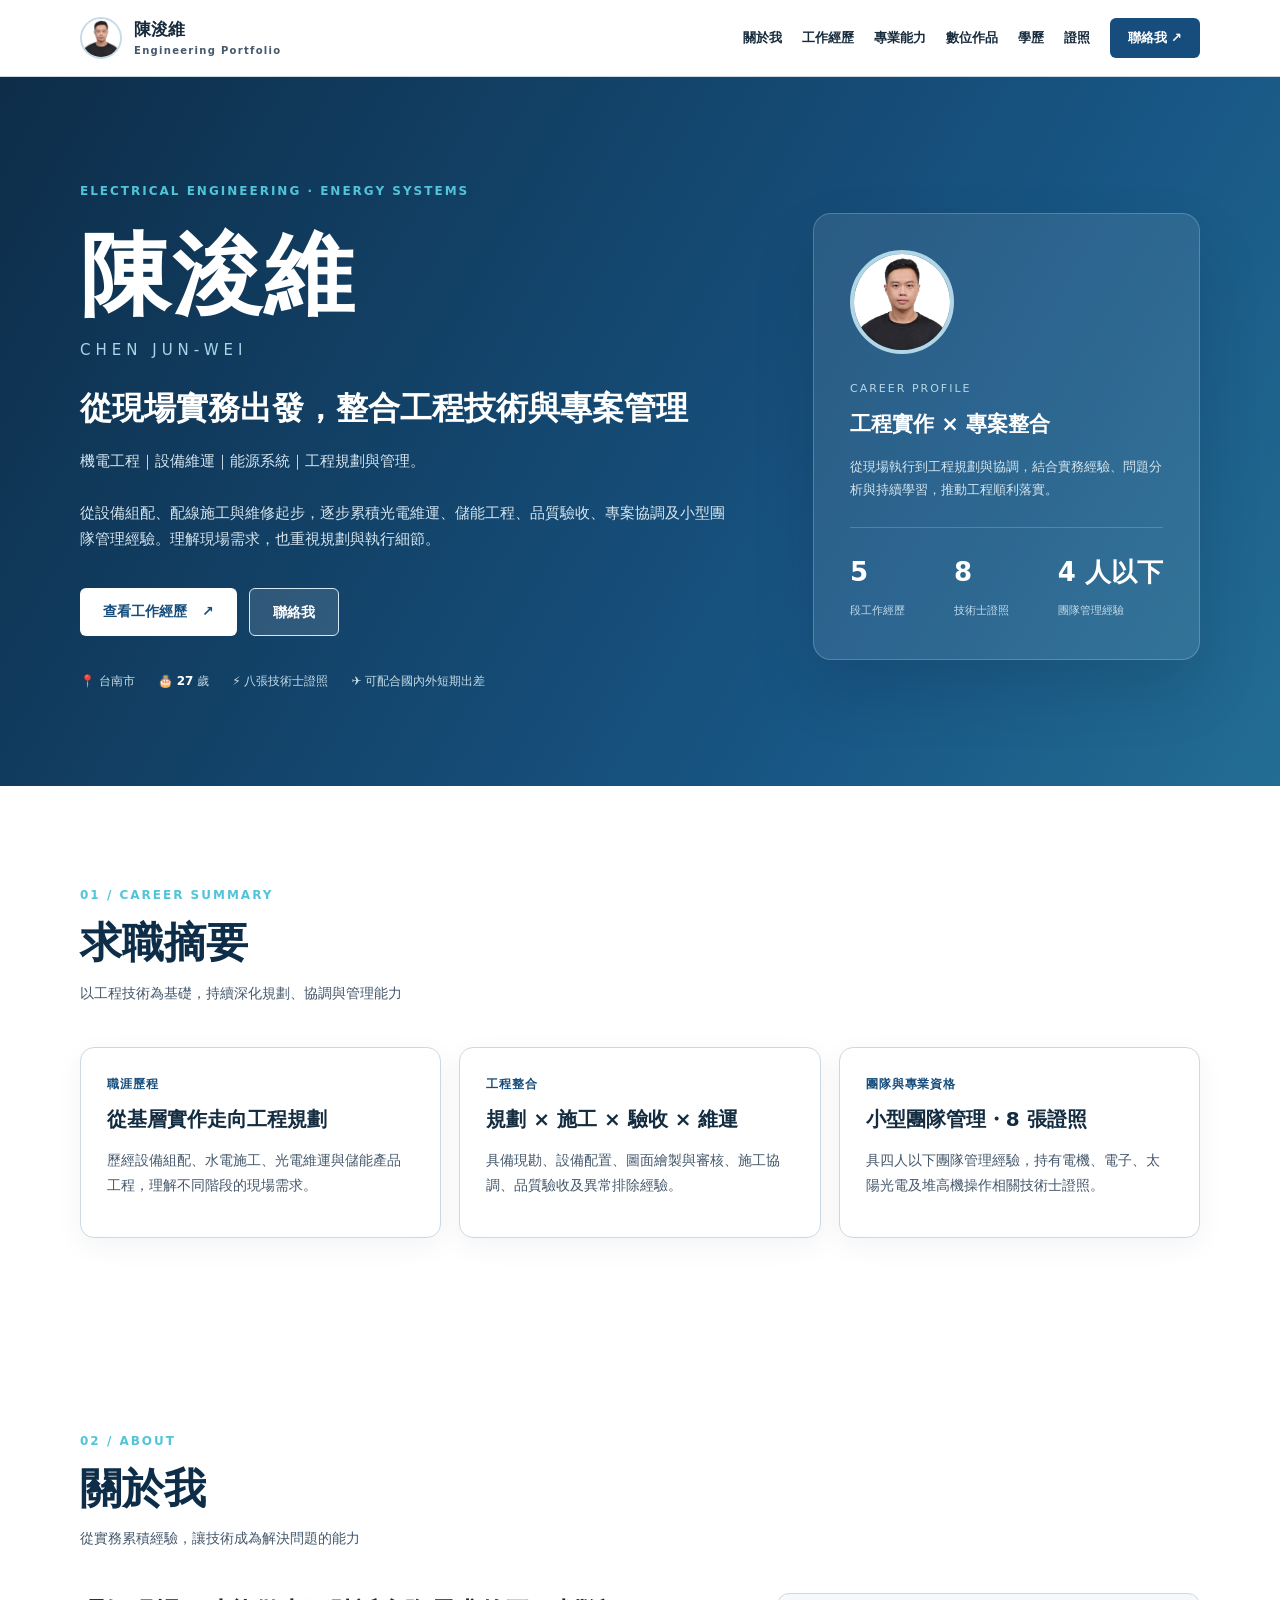
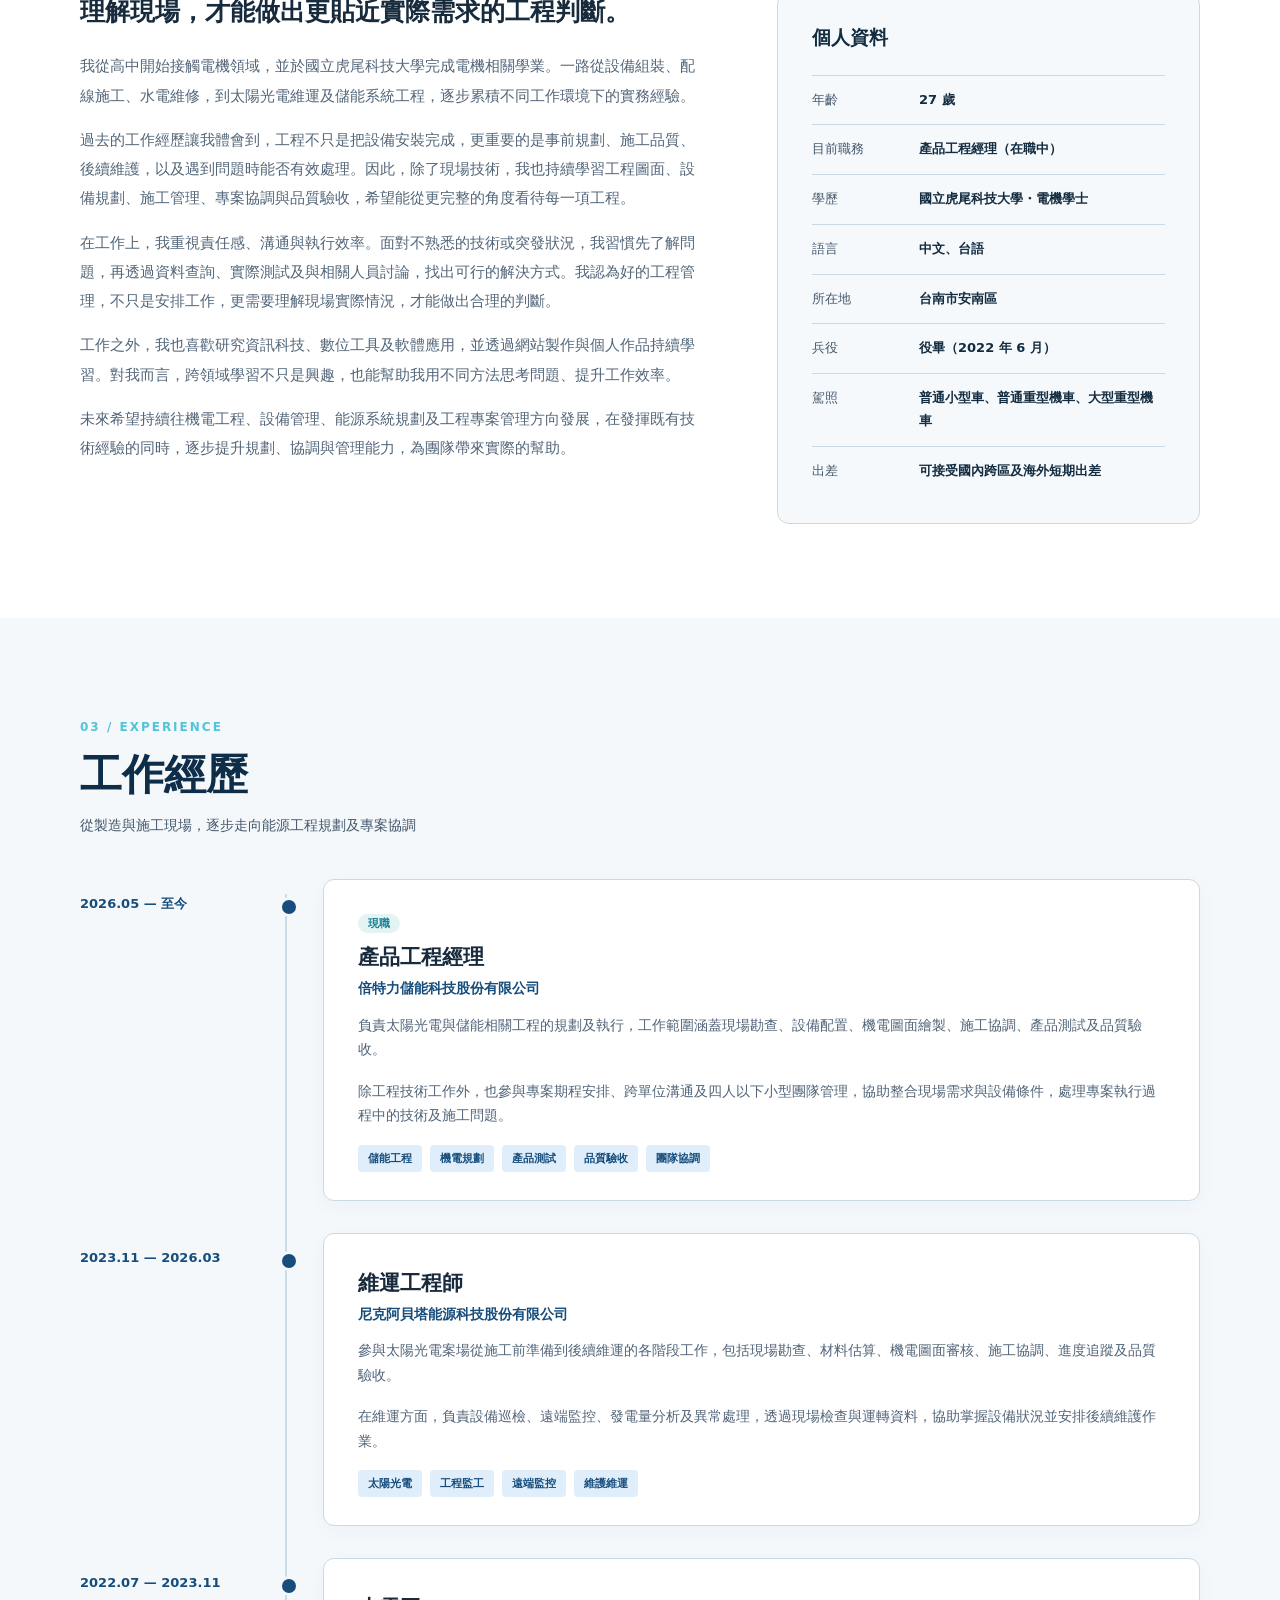
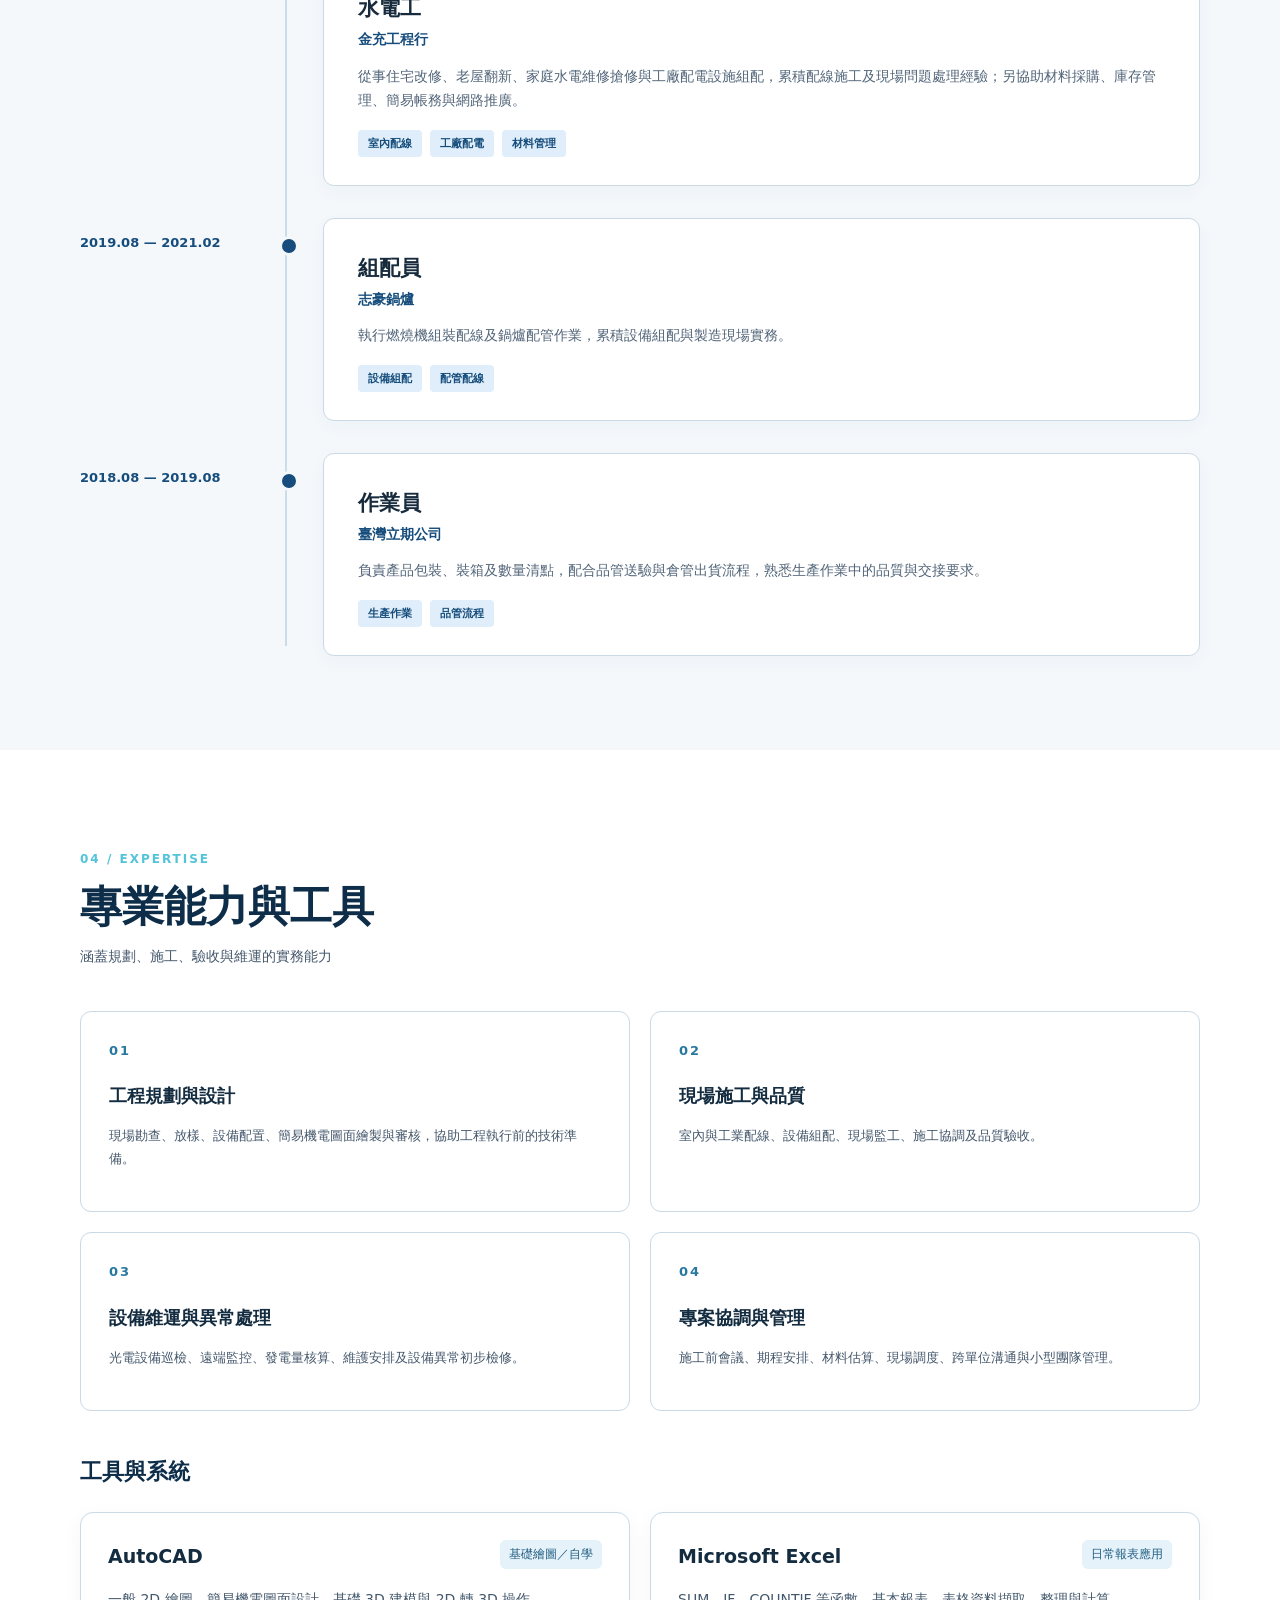
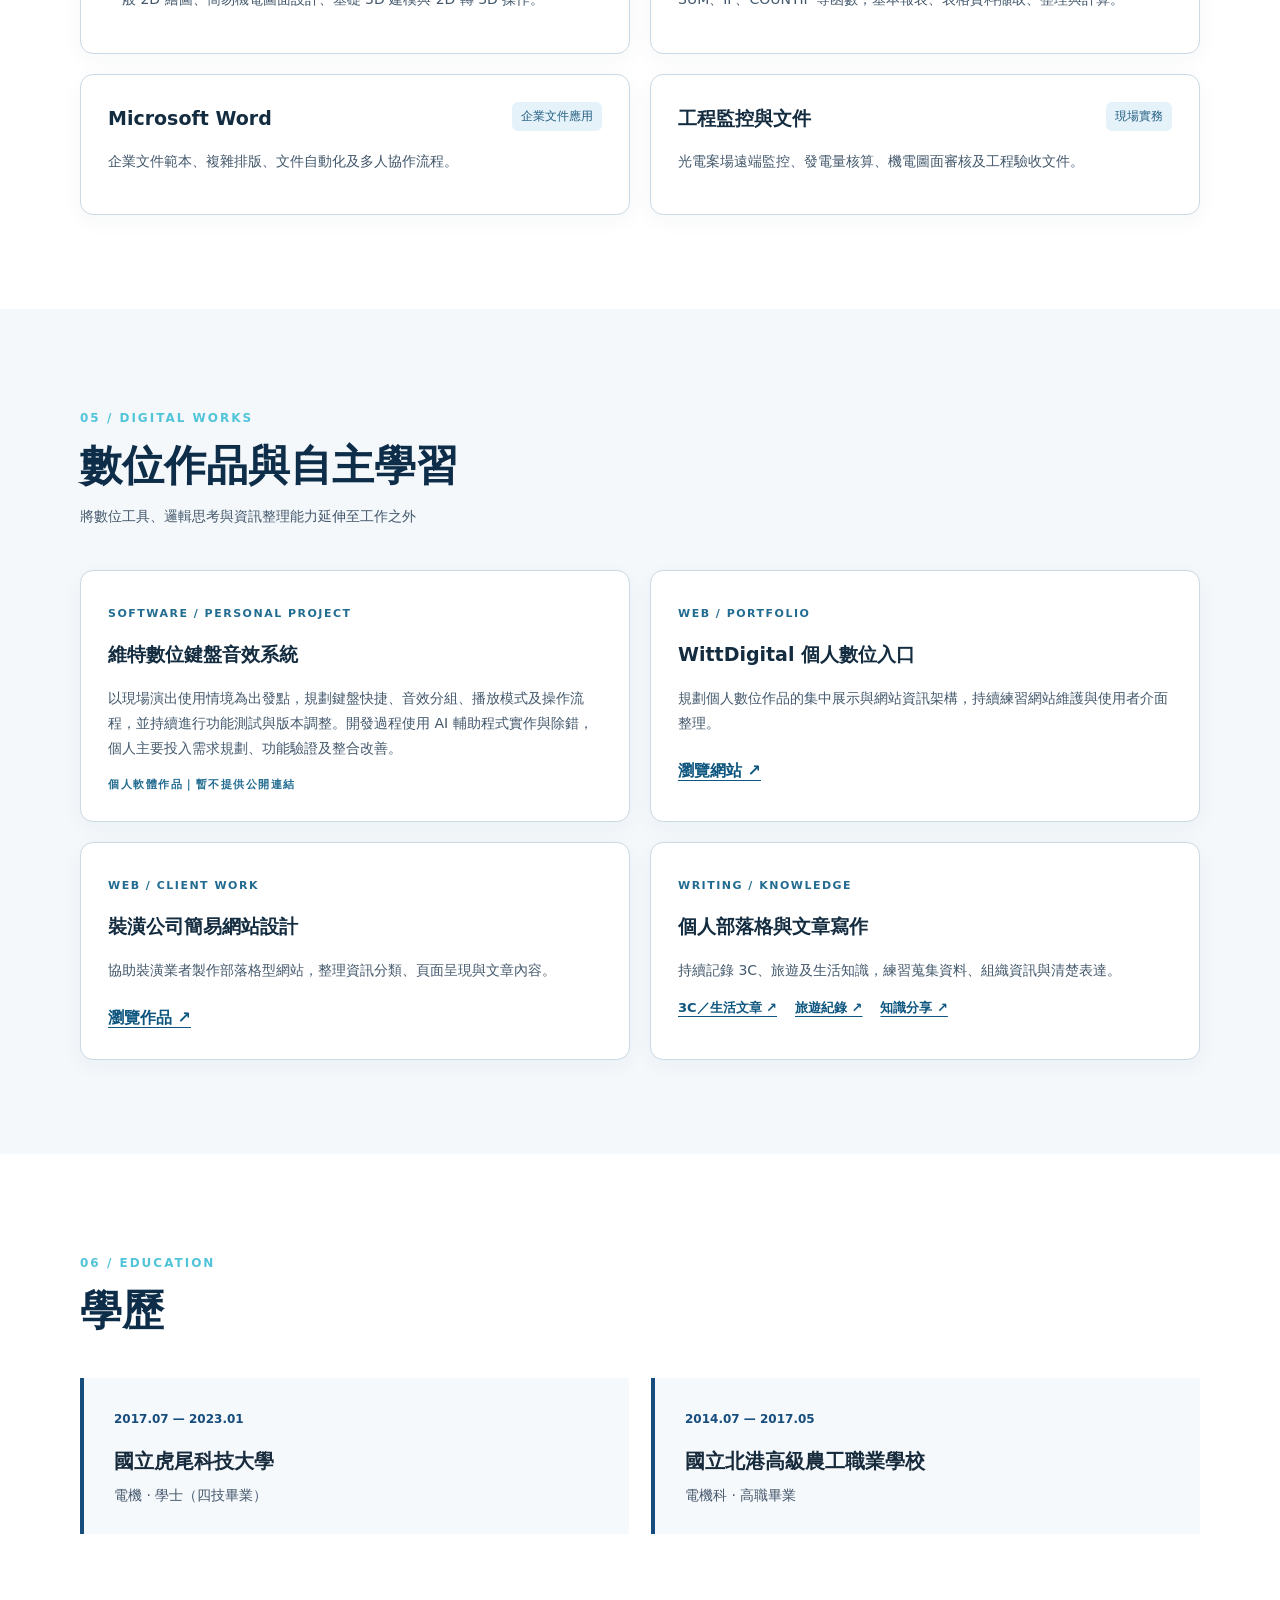
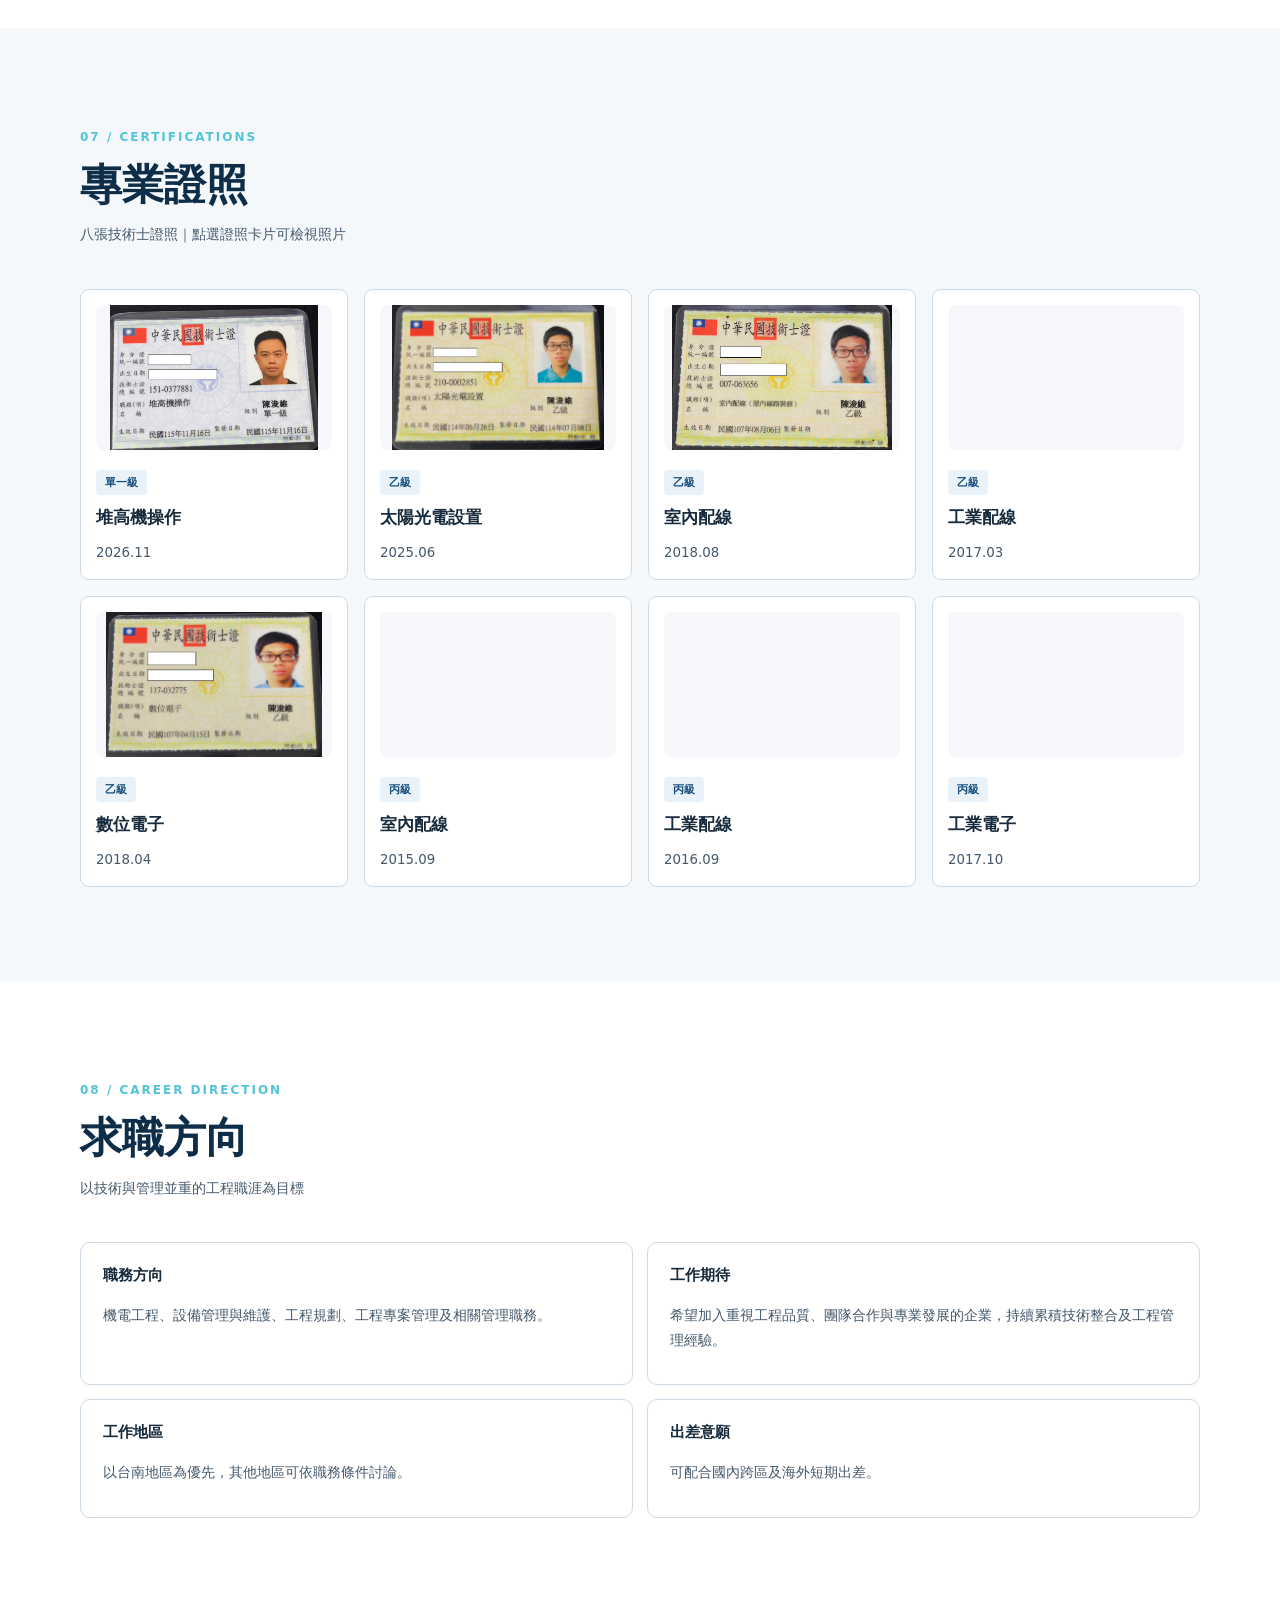
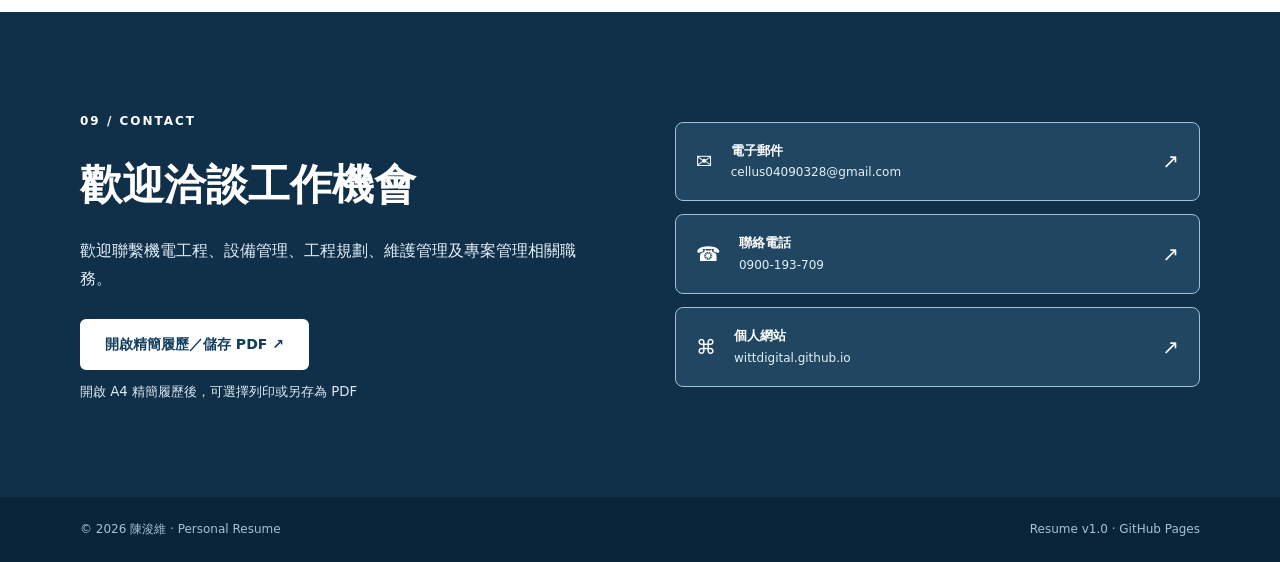
<file: index.html>
<!DOCTYPE html>

<html lang="zh-Hant"><head><meta charset="utf-8"/><meta content="width=device-width, initial-scale=1" name="viewport"/><meta content="#164d7c" name="theme-color"/><meta content="陳浚維個人履歷：從現場實務出發，整合機電工程、設備維運、能源系統及工程專案管理能力。" name="description"/><meta content="陳浚維｜電機・光電・儲能工程履歷" property="og:title"/><meta content="從現場實務出發，整合工程技術與專案管理。" property="og:description"/><link href="assets/icons/mail.svg" rel="icon" type="image/svg+xml"/><title>陳浚維｜機電工程・設備維護・工程管理｜個人履歷</title><link href="styles.css?v=5.0" rel="stylesheet"/></head><body>
<a class="skip" href="#main">跳至主要內容</a><header class="topbar"><div class="shell nav"><a class="brand" href="#home"><span class="brand-mark"><img alt="陳浚維大頭照" decoding="async" height="42" src="assets/images/Avatar.jpg" width="42"/></span><span>陳浚維 <small>Engineering Portfolio</small></span></a><button aria-controls="navlinks" aria-expanded="false" aria-label="開啟選單" class="menu">☰</button><nav aria-label="主要導覽" id="navlinks"><a href="#about">關於我</a><a href="#experience">工作經歷</a><a href="#skills">專業能力</a><a href="#projects">數位作品</a><a href="#education">學歷</a><a href="#certs">證照</a><a class="nav-contact" href="#contact">聯絡我 ↗</a></nav></div></header>
<main id="main"><section class="hero" id="home"><div class="shell hero-grid"><div><div class="eyebrow">ELECTRICAL ENGINEERING · ENERGY SYSTEMS</div><h1>陳浚維<span class="en-name">CHEN JUN-WEI</span></h1><h2>從現場實務出發，整合工程技術與專案管理</h2><p class="hero-desc">機電工程｜設備維運｜能源系統｜工程規劃與管理。<br><br>從設備組配、配線施工與維修起步，逐步累積光電維運、儲能工程、品質驗收、專案協調及小型團隊管理經驗。理解現場需求，也重視規劃與執行細節。</p><div class="hero-actions"><a class="btn primary" href="#experience">查看工作經歷 <span>↗</span></a><a class="btn secondary" href="#contact">聯絡我</a></div><div class="hero-meta"><span>📍 台南市</span><span>🎂 <b class="age-value">27</b> 歲</span><span>⚡ 八張技術士證照</span><span>✈ 可配合國內外短期出差</span></div></div><div class="hero-card"><div class="avatar"><img alt="陳浚維個人照片" decoding="async" loading="eager" src="assets/images/Avatar.jpg"/></div><div class="hero-card-label">CAREER PROFILE</div><strong>工程實作 × 專案整合</strong><p>從現場執行到工程規劃與協調，結合實務經驗、問題分析與持續學習，推動工程順利落實。</p><div class="mini-stats"><div><b>5</b><small>段工作經歷</small></div><div><b>8</b><small>技術士證照</small></div><div><b>4 人以下</b><small>團隊管理經驗</small></div></div></div></div></section>
<section class="section shell" id="overview"><div class="section-heading"><span class="kicker">01 / CAREER SUMMARY</span><h2>求職摘要</h2><p>以工程技術為基礎，持續深化規劃、協調與管理能力</p></div><div class="overview-grid"><article class="overview-card"><span>職涯歷程</span><strong>從基層實作走向工程規劃</strong><p>歷經設備組配、水電施工、光電維運與儲能產品工程，理解不同階段的現場需求。</p></article><article class="overview-card"><span>工程整合</span><strong>規劃 × 施工 × 驗收 × 維運</strong><p>具備現勘、設備配置、圖面繪製與審核、施工協調、品質驗收及異常排除經驗。</p></article><article class="overview-card"><span>團隊與專業資格</span><strong>小型團隊管理・8 張證照</strong><p>具四人以下團隊管理經驗，持有電機、電子、太陽光電及堆高機操作相關技術士證照。</p></article></div></section><section class="section shell" id="about"><div class="section-heading"><span class="kicker">02 / ABOUT</span><h2>關於我</h2><p>從實務累積經驗，讓技術成為解決問題的能力</p></div><div class="about-grid"><div class="prose"><h3>理解現場，才能做出更貼近實際需求的工程判斷。</h3><p>我從高中開始接觸電機領域，並於國立虎尾科技大學完成電機相關學業。一路從設備組裝、配線施工、水電維修，到太陽光電維運及儲能系統工程，逐步累積不同工作環境下的實務經驗。</p><p>過去的工作經歷讓我體會到，工程不只是把設備安裝完成，更重要的是事前規劃、施工品質、後續維護，以及遇到問題時能否有效處理。因此，除了現場技術，我也持續學習工程圖面、設備規劃、施工管理、專案協調與品質驗收，希望能從更完整的角度看待每一項工程。</p><p>在工作上，我重視責任感、溝通與執行效率。面對不熟悉的技術或突發狀況，我習慣先了解問題，再透過資料查詢、實際測試及與相關人員討論，找出可行的解決方式。我認為好的工程管理，不只是安排工作，更需要理解現場實際情況，才能做出合理的判斷。</p><p>工作之外，我也喜歡研究資訊科技、數位工具及軟體應用，並透過網站製作與個人作品持續學習。對我而言，跨領域學習不只是興趣，也能幫助我用不同方法思考問題、提升工作效率。</p><p>未來希望持續往機電工程、設備管理、能源系統規劃及工程專案管理方向發展，在發揮既有技術經驗的同時，逐步提升規劃、協調與管理能力，為團隊帶來實際的幫助。</p></div><div class="detail-panel"><h3>個人資料</h3><dl><div><dt>年齡</dt><dd><span class="age-value">27</span> 歲</dd></div><div><dt>目前職務</dt><dd>產品工程經理（在職中）</dd></div><div><dt>學歷</dt><dd>國立虎尾科技大學・電機學士</dd></div><div><dt>語言</dt><dd>中文、台語</dd></div><div><dt>所在地</dt><dd>台南市安南區</dd></div><div><dt>兵役</dt><dd>役畢（2022 年 6 月）</dd></div><div><dt>駕照</dt><dd>普通小型車、普通重型機車、大型重型機車</dd></div><div><dt>出差</dt><dd>可接受國內跨區及海外短期出差</dd></div></dl></div></div></section>
<section class="section tinted" id="experience"><div class="shell"><div class="section-heading"><span class="kicker">03 / EXPERIENCE</span><h2>工作經歷</h2><p>從製造與施工現場，逐步走向能源工程規劃及專案協調</p></div><div class="timeline"><article class="job"><div class="job-date">2026.05 — 至今</div><div class="job-body"><span class="current">現職</span><h3>產品工程經理</h3><h4>倍特力儲能科技股份有限公司</h4><p>負責太陽光電與儲能相關工程的規劃及執行，工作範圍涵蓋現場勘查、設備配置、機電圖面繪製、施工協調、產品測試及品質驗收。</p><p>除工程技術工作外，也參與專案期程安排、跨單位溝通及四人以下小型團隊管理，協助整合現場需求與設備條件，處理專案執行過程中的技術及施工問題。</p><div class="tags"><span>儲能工程</span><span>機電規劃</span><span>產品測試</span><span>品質驗收</span><span>團隊協調</span></div></div></article><article class="job"><div class="job-date">2023.11 — 2026.03</div><div class="job-body"><h3>維運工程師</h3><h4>尼克阿貝塔能源科技股份有限公司</h4><p>參與太陽光電案場從施工前準備到後續維運的各階段工作，包括現場勘查、材料估算、機電圖面審核、施工協調、進度追蹤及品質驗收。</p><p>在維運方面，負責設備巡檢、遠端監控、發電量分析及異常處理，透過現場檢查與運轉資料，協助掌握設備狀況並安排後續維護作業。</p><div class="tags"><span>太陽光電</span><span>工程監工</span><span>遠端監控</span><span>維護維運</span></div></div></article><article class="job"><div class="job-date">2022.07 — 2023.11</div><div class="job-body"><h3>水電工</h3><h4>金充工程行</h4><p>從事住宅改修、老屋翻新、家庭水電維修搶修與工廠配電設施組配，累積配線施工及現場問題處理經驗；另協助材料採購、庫存管理、簡易帳務與網路推廣。</p><div class="tags"><span>室內配線</span><span>工廠配電</span><span>材料管理</span></div></div></article><article class="job"><div class="job-date">2019.08 — 2021.02</div><div class="job-body"><h3>組配員</h3><h4>志豪鍋爐</h4><p>執行燃燒機組裝配線及鍋爐配管作業，累積設備組配與製造現場實務。</p><div class="tags"><span>設備組配</span><span>配管配線</span></div></div></article><article class="job"><div class="job-date">2018.08 — 2019.08</div><div class="job-body"><h3>作業員</h3><h4>臺灣立期公司</h4><p>負責產品包裝、裝箱及數量清點，配合品管送驗與倉管出貨流程，熟悉生產作業中的品質與交接要求。</p><div class="tags"><span>生產作業</span><span>品管流程</span></div></div></article></div></div></section>
<section class="section shell" id="skills"><div class="section-heading"><span class="kicker">04 / EXPERTISE</span><h2>專業能力與工具</h2><p>涵蓋規劃、施工、驗收與維運的實務能力</p></div><div class="skill-grid"><article class="skill-card"><div class="skill-icon">01</div><h3>工程規劃與設計</h3><p>現場勘查、放樣、設備配置、簡易機電圖面繪製與審核，協助工程執行前的技術準備。</p></article><article class="skill-card"><div class="skill-icon">02</div><h3>現場施工與品質</h3><p>室內與工業配線、設備組配、現場監工、施工協調及品質驗收。</p></article><article class="skill-card"><div class="skill-icon">03</div><h3>設備維運與異常處理</h3><p>光電設備巡檢、遠端監控、發電量核算、維護安排及設備異常初步檢修。</p></article><article class="skill-card"><div class="skill-icon">04</div><h3>專案協調與管理</h3><p>施工前會議、期程安排、材料估算、現場調度、跨單位溝通與小型團隊管理。</p></article></div><h3 class="subheading">工具與系統</h3><div class="tool-grid"><article class="tool-card"><div class="tool-head"><strong>AutoCAD</strong><span>基礎繪圖／自學</span></div><p>一般 2D 繪圖、簡易機電圖面設計、基礎 3D 建模與 2D 轉 3D 操作。</p></article><article class="tool-card"><div class="tool-head"><strong>Microsoft Excel</strong><span>日常報表應用</span></div><p>SUM、IF、COUNTIF 等函數，基本報表、表格資料擷取、整理與計算。</p></article><article class="tool-card"><div class="tool-head"><strong>Microsoft Word</strong><span>企業文件應用</span></div><p>企業文件範本、複雜排版、文件自動化及多人協作流程。</p></article><article class="tool-card"><div class="tool-head"><strong>工程監控與文件</strong><span>現場實務</span></div><p>光電案場遠端監控、發電量核算、機電圖面審核及工程驗收文件。</p></article></div></section>
<section class="section tinted" id="projects"><div class="shell"><div class="section-heading"><span class="kicker">05 / DIGITAL WORKS</span><h2>數位作品與自主學習</h2><p>將數位工具、邏輯思考與資訊整理能力延伸至工作之外</p></div><div class="link-grid"><article class="link-card"><span>SOFTWARE / PERSONAL PROJECT</span><h3>維特數位鍵盤音效系統</h3><p>以現場演出使用情境為出發點，規劃鍵盤快捷、音效分組、播放模式及操作流程，並持續進行功能測試與版本調整。開發過程使用 AI 輔助程式實作與除錯，個人主要投入需求規劃、功能驗證及整合改善。</p><span class="work-note">個人軟體作品｜暫不提供公開連結</span></article><article class="link-card"><span>WEB / PORTFOLIO</span><h3>WittDigital 個人數位入口</h3><p>規劃個人數位作品的集中展示與網站資訊架構，持續練習網站維護與使用者介面整理。</p><a href="https://wittdigital.github.io/" rel="noopener noreferrer" target="_blank">瀏覽網站 ↗</a></article><article class="link-card"><span>WEB / CLIENT WORK</span><h3>裝潢公司簡易網站設計</h3><p>協助裝潢業者製作部落格型網站，整理資訊分類、頁面呈現與文章內容。</p><a href="https://mingchenblog8.pixnet.net/blog/categories/16002686231" rel="noopener noreferrer" target="_blank">瀏覽作品 ↗</a></article><article class="link-card"><span>WRITING / KNOWLEDGE</span><h3>個人部落格與文章寫作</h3><p>持續記錄 3C、旅遊及生活知識，練習蒐集資料、組織資訊與清楚表達。</p><div class="blog-links"><a href="https://cellus709.pixnet.net/blog" rel="noopener noreferrer" target="_blank">3C／生活文章 ↗</a><a href="https://witttravel.pixnet.net/blog" rel="noopener noreferrer" target="_blank">旅遊紀錄 ↗</a><a href="https://uconge88.pixnet.net/blog" rel="noopener noreferrer" target="_blank">知識分享 ↗</a></div></article></div></div></section>
<section class="section shell" id="education"><div class="section-heading"><span class="kicker">06 / EDUCATION</span><h2>學歷</h2></div><div class="edu-grid"><article class="edu"><span>2017.07 — 2023.01</span><h3>國立虎尾科技大學</h3><p>電機 · 學士（四技畢業）</p></article><article class="edu"><span>2014.07 — 2017.05</span><h3>國立北港高級農工職業學校</h3><p>電機科 · 高職畢業</p></article></div></section>
<section class="section tinted" id="certs">
  <div class="shell">
    <div class="section-heading">
      <span class="kicker">07 / CERTIFICATIONS</span>
      <h2>專業證照</h2>
      <p>八張技術士證照｜點選證照卡片可檢視照片</p>
    </div>
    <div class="cert-grid">
      <button aria-label="檢視堆高機操作單一級技術士證照照片" class="cert cert-photo" data-full="assets/images/Forklift Truck Operation - class Unitary.jpg" data-title="堆高機操作 單一級技術士" type="button">
        <img alt="堆高機操作單一級技術士證照" decoding="async" loading="lazy" src="assets/images/Forklift Truck Operation - class Unitary.jpg"/><span>單一級</span><strong>堆高機操作</strong><small>2026.11</small></button>
      <button aria-label="檢視太陽光電設置乙級技術士證照照片" class="cert cert-photo" data-full="assets/images/Installation of Solar Photovoltaic System - class B.jpg" data-title="太陽光電設置 乙級技術士" type="button">
        <img alt="太陽光電設置乙級技術士證照" decoding="async" loading="lazy" src="assets/images/Installation of Solar Photovoltaic System - class B.jpg"/><span>乙級</span><strong>太陽光電設置</strong><small>2025.06</small></button>
      <button aria-label="檢視室內配線乙級技術士證照照片" class="cert cert-photo" data-full="assets/images/Commercial Wiring - class B.jpg" data-title="室內配線 乙級技術士" type="button">
        <img alt="室內配線乙級技術士證照" decoding="async" loading="lazy" src="assets/images/Commercial Wiring - class B.jpg"/><span>乙級</span><strong>室內配線</strong><small>2018.08</small></button>
      <button aria-label="檢視工業配線乙級技術士證照照片" class="cert cert-photo" data-full="assets/images/Industrial Wiring - class B.jpg" data-title="工業配線 乙級技術士" type="button">
        <img alt="工業配線乙級技術士證照" decoding="async" loading="lazy" src="assets/images/Industrial Wiring - class B.jpg"/><span>乙級</span><strong>工業配線</strong><small>2017.03</small></button>
      <button aria-label="檢視數位電子乙級技術士證照照片" class="cert cert-photo" data-full="assets/images/Digital Electronic - class B.jpg" data-title="數位電子 乙級技術士" type="button">
        <img alt="數位電子乙級技術士證照" decoding="async" loading="lazy" src="assets/images/Digital Electronic - class B.jpg"/><span>乙級</span><strong>數位電子</strong><small>2018.04</small></button>
      <button aria-label="檢視室內配線丙級技術士證照照片" class="cert cert-photo" data-full="assets/images/Commercial Wiring - class C.jpg" data-title="室內配線 丙級技術士" type="button">
        <img alt="室內配線丙級技術士證照" decoding="async" loading="lazy" src="assets/images/Commercial Wiring - class C.jpg"/><span>丙級</span><strong>室內配線</strong><small>2015.09</small></button>
      <button aria-label="檢視工業配線丙級技術士證照照片" class="cert cert-photo" data-full="assets/images/Industrial Wiring - class C.jpg" data-title="工業配線 丙級技術士" type="button">
        <img alt="工業配線丙級技術士證照" decoding="async" loading="lazy" src="assets/images/Industrial Wiring - class C.jpg"/><span>丙級</span><strong>工業配線</strong><small>2016.09</small></button>
      <button aria-label="檢視工業電子丙級技術士證照照片" class="cert cert-photo" data-full="assets/images/Industrial Electronics - class C.jpg" data-title="工業電子 丙級技術士" type="button">
        <img alt="工業電子丙級技術士證照" decoding="async" loading="lazy" src="assets/images/Industrial Electronics - class C.jpg"/><span>丙級</span><strong>工業電子</strong><small>2017.10</small></button>
    </div>
  </div>
</section>

  
<section class="section shell" id="details">
  <div class="section-heading">
    <span class="kicker">08 / CAREER DIRECTION</span>
    <h2>求職方向</h2>
    <p>以技術與管理並重的工程職涯為目標</p>
  </div>
  <div class="pending-grid"><div>
    <b>職務方向</b>
    <p>機電工程、設備管理與維護、工程規劃、工程專案管理及相關管理職務。</p>
  </div>
    <div>
      <b>工作期待</b>
      <p>希望加入重視工程品質、團隊合作與專業發展的企業，持續累積技術整合及工程管理經驗。</p>
    </div>
    <div>
      <b>工作地區</b>
      <p>以台南地區為優先，其他地區可依職務條件討論。</p>
    </div>
    <div>
      <b>出差意願</b>
      <p>可配合國內跨區及海外短期出差。</p>
    </div>
  </div>
</section>
  
  <section class="section contact" id="contact">
    <div class="shell contact-grid"><div>
      <span class="kicker">09 / CONTACT</span>
      <h2>歡迎洽談工作機會</h2>
      <p>歡迎聯繫機電工程、設備管理、工程規劃、維護管理及專案管理相關職務。</p>
      <div class="contact-actions">
        <a class="btn print-action" href="print.html" id="print-resume" rel="noopener" target="_blank">開啟精簡履歷／儲存 PDF ↗</a>
        <small>開啟 A4 精簡履歷後，可選擇列印或另存為 PDF</small>
      </div>
    </div>
      <div class="contact-links">
        <a href="mailto:cellus04090328@gmail.com">✉ <span>電子郵件<small>cellus04090328@gmail.com</small></span> ↗</a>
        <a href="tel:+886900193709">☎ <span>聯絡電話<small>0900-193-709</small></span> ↗</a>
        <a href="https://wittdigital.github.io/" rel="noopener noreferrer" target="_blank">⌘ <span>個人網站<small>wittdigital.github.io</small></span> ↗</a>
      </div>
    </div>
  </section></main><footer><div class="shell footer-inner"><span>© <span id="year">2026</span> 陳浚維 · Personal Resume</span><span>Resume v1.0 · GitHub Pages</span></div></footer>
  <script src="script.js?v=5.0"></script><dialog aria-label="證照照片檢視" class="certificate-viewer" id="certificate-viewer"><button aria-label="關閉證照照片" class="viewer-close" type="button">✕</button><h3 id="viewer-title"></h3><img alt="證照照片" id="viewer-image"/><p>按 Esc 或點選關閉按鈕返回履歷</p></dialog></body></html>
</file>
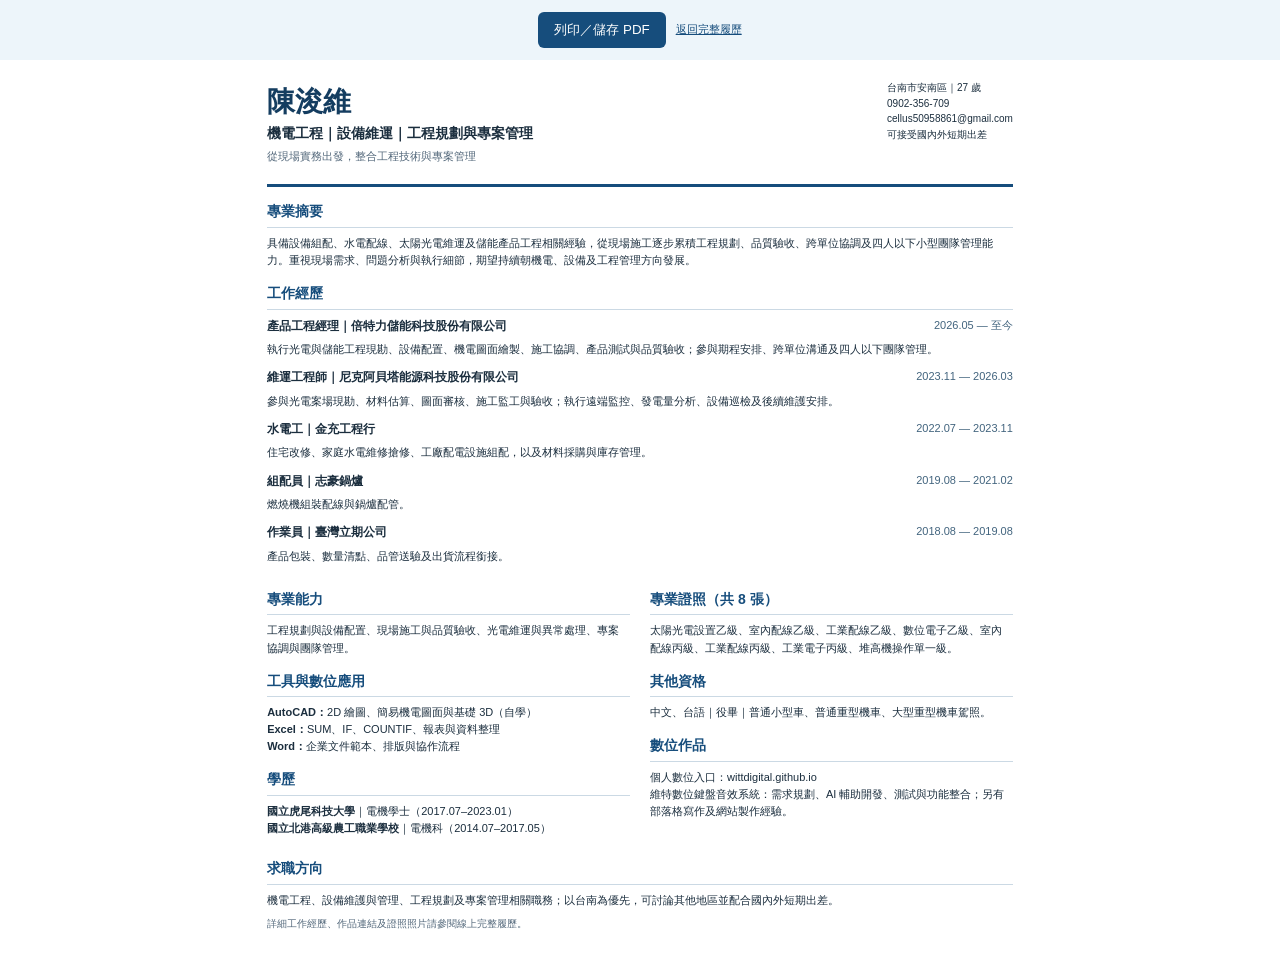
<file: print.html>
<!doctype html><html lang="zh-Hant"><head><meta charset="utf-8"><meta name="viewport" content="width=device-width,initial-scale=1"><title>陳浚維｜精簡求職履歷</title><style>
@page{size:A4;margin:12mm}*{box-sizing:border-box}body{font-family:"Noto Sans TC","Microsoft JhengHei",sans-serif;margin:0;color:#1b2e3e;font-size:11px;line-height:1.55}main{max-width:210mm;margin:auto;padding:20px 24px}header{border-bottom:3px solid #164d7c;padding-bottom:12px;display:flex;justify-content:space-between;gap:15px}h1{font-size:28px;margin:0;color:#143d60}h2{font-size:14px;margin:0 0 7px;color:#164d7c;border-bottom:1px solid #cbd9e4;padding-bottom:4px}h3{font-size:12px;margin:0 0 3px}p{margin:3px 0 7px}.muted{color:#52677a}.subtitle{font-size:14px;font-weight:700}.contactline{font-size:10px}.block{margin-top:14px}.cols{display:grid;grid-template-columns:1fr 1fr;gap:20px}.job{margin-bottom:10px;break-inside:avoid}.jobtitle{display:flex;justify-content:space-between;gap:10px}.date{color:#42647e;white-space:nowrap}.pills{font-size:10px;color:#315d7b}.bar{display:flex;gap:10px;align-items:center}.bar button{background:#164d7c;color:white;border:0;padding:9px 16px;border-radius:6px;cursor:pointer}.bar a{color:#164d7c}.actions{background:#edf5fa;padding:12px 24px;display:flex;justify-content:center;gap:16px}.tiny{font-size:10px}.page-break{break-before:page}@media print{main{padding:0}.actions{display:none!important}body{font-size:10.5px}a{color:inherit;text-decoration:none}}@media(max-width:620px){main{padding:16px}.cols{grid-template-columns:1fr}header{flex-direction:column}.jobtitle{display:block}.date{display:block}}
</style></head><body><div class="actions"><div class="bar"><button onclick="window.print()">列印／儲存 PDF</button><a href="index.html">返回完整履歷</a></div></div><main><header><div><h1>陳浚維</h1><div class="subtitle">機電工程｜設備維運｜工程規劃與專案管理</div><p class="muted">從現場實務出發，整合工程技術與專案管理</p></div><div class="contactline">台南市安南區｜<span id="age">27</span> 歲<br>0902-356-709<br>cellus50958861@gmail.com<br>可接受國內外短期出差</div></header><section class="block"><h2>專業摘要</h2><p>具備設備組配、水電配線、太陽光電維運及儲能產品工程相關經驗，從現場施工逐步累積工程規劃、品質驗收、跨單位協調及四人以下小型團隊管理能力。重視現場需求、問題分析與執行細節，期望持續朝機電、設備及工程管理方向發展。</p></section><section class="block"><h2>工作經歷</h2><div class="job"><div class="jobtitle"><h3>產品工程經理｜倍特力儲能科技股份有限公司</h3><span class="date">2026.05 — 至今</span></div><p>執行光電與儲能工程現勘、設備配置、機電圖面繪製、施工協調、產品測試與品質驗收；參與期程安排、跨單位溝通及四人以下團隊管理。</p></div><div class="job"><div class="jobtitle"><h3>維運工程師｜尼克阿貝塔能源科技股份有限公司</h3><span class="date">2023.11 — 2026.03</span></div><p>參與光電案場現勘、材料估算、圖面審核、施工監工與驗收；執行遠端監控、發電量分析、設備巡檢及後續維護安排。</p></div><div class="job"><div class="jobtitle"><h3>水電工｜金充工程行</h3><span class="date">2022.07 — 2023.11</span></div><p>住宅改修、家庭水電維修搶修、工廠配電設施組配，以及材料採購與庫存管理。</p></div><div class="job"><div class="jobtitle"><h3>組配員｜志豪鍋爐</h3><span class="date">2019.08 — 2021.02</span></div><p>燃燒機組裝配線與鍋爐配管。</p></div><div class="job"><div class="jobtitle"><h3>作業員｜臺灣立期公司</h3><span class="date">2018.08 — 2019.08</span></div><p>產品包裝、數量清點、品管送驗及出貨流程銜接。</p></div></section><div class="cols"><div><section class="block"><h2>專業能力</h2><p>工程規劃與設備配置、現場施工與品質驗收、光電維運與異常處理、專案協調與團隊管理。</p></section><section class="block"><h2>工具與數位應用</h2><p><b>AutoCAD：</b>2D 繪圖、簡易機電圖面與基礎 3D（自學）<br><b>Excel：</b>SUM、IF、COUNTIF、報表與資料整理<br><b>Word：</b>企業文件範本、排版與協作流程</p></section><section class="block"><h2>學歷</h2><p><b>國立虎尾科技大學</b>｜電機學士（2017.07–2023.01）<br><b>國立北港高級農工職業學校</b>｜電機科（2014.07–2017.05）</p></section></div><div><section class="block"><h2>專業證照（共 8 張）</h2><p>太陽光電設置乙級、室內配線乙級、工業配線乙級、數位電子乙級、室內配線丙級、工業配線丙級、工業電子丙級、堆高機操作單一級。</p></section><section class="block"><h2>其他資格</h2><p>中文、台語｜役畢｜普通小型車、普通重型機車、大型重型機車駕照。</p></section><section class="block"><h2>數位作品</h2><p>個人數位入口：wittdigital.github.io<br>維特數位鍵盤音效系統：需求規劃、AI 輔助開發、測試與功能整合；另有部落格寫作及網站製作經驗。</p></section></div></div><section class="block"><h2>求職方向</h2><p>機電工程、設備維護與管理、工程規劃及專案管理相關職務；以台南為優先，可討論其他地區並配合國內外短期出差。</p></section><p class="tiny muted">詳細工作經歷、作品連結及證照照片請參閱線上完整履歷。</p></main><script>const d=new Date();document.querySelector('#age').textContent=d.getFullYear()-1999-(d.getMonth()<3||(d.getMonth()===3&&d.getDate()<9)?1:0);</script></body></html>
</file>
<file: styles.css>
:root{--blue:#164d7c;--deep:#0d2d49;--sky:#eaf3fa;--ink:#172b3d;--muted:#637589;--line:#dce5eb;--white:#fff;--accent:#67c7da}*{box-sizing:border-box}html{scroll-behavior:smooth;scroll-padding-top:90px}body{margin:0;font-family:Inter,"Noto Sans TC","Microsoft JhengHei",system-ui,sans-serif;color:var(--ink);line-height:1.75;background:#fff}a{color:inherit;text-decoration:none}button{font:inherit}.shell{width:min(1120px,calc(100% - 48px));margin:auto}.skip{position:absolute;left:-999px;top:10px;background:white;padding:10px;z-index:20}.skip:focus{left:10px}.topbar{position:sticky;top:0;z-index:10;background:rgba(255,255,255,.96);border-bottom:1px solid var(--line);backdrop-filter:blur(12px)}.nav{display:flex;align-items:center;justify-content:space-between;min-height:76px}.brand{display:flex;align-items:center;gap:12px;font-size:17px;font-weight:800;line-height:1.2}.brand small{display:block;font-size:10px;letter-spacing:1.3px;color:var(--muted);margin-top:5px}.brand-mark{background:var(--blue);color:white;border-radius:11px;padding:10px;font-size:15px}.nav nav{display:flex;align-items:center;gap:27px;font-size:13px;font-weight:700}.nav nav a:hover{color:#147ca0}.nav-contact{background:var(--blue);color:white!important;padding:9px 18px;border-radius:6px}.menu{display:none;border:0;background:transparent;font-size:26px;cursor:pointer}.hero{background:linear-gradient(120deg,#0d2d49,#185685 70%,#236d93);color:white;padding:104px 0 94px;overflow:hidden}.hero-grid{display:grid;grid-template-columns:1.35fr .8fr;gap:80px;align-items:center}.eyebrow,.kicker{font-size:12px;font-weight:800;letter-spacing:2px;color:#52c4d9}.hero h1{font-size:clamp(54px,7vw,90px);letter-spacing:2px;line-height:1.15;margin:22px 0}.en-name{display:block;font-size:15px;letter-spacing:5px;color:#a9d5e8;font-weight:500;margin-top:15px}.hero h2{font-size:clamp(17px,2vw,23px);font-weight:600;margin:26px 0 16px}.hero h2 span{color:#66c7da;margin:0 4px}.hero-desc{max-width:610px;color:#d5e5ef;font-size:15px}.hero-actions{display:flex;gap:12px;flex-wrap:wrap;margin-top:35px}.btn{padding:11px 23px;border-radius:6px;font-size:14px;font-weight:750}.btn.primary{background:#fff;color:var(--blue)}.btn.secondary{border:1px solid #88a9bf;color:white}.btn span{margin-left:10px}.hero-meta{display:flex;gap:23px;flex-wrap:wrap;font-size:12px;color:#c6dce8;margin-top:35px}.hero-card{background:rgba(255,255,255,.09);border:1px solid rgba(255,255,255,.2);border-radius:18px;padding:36px;box-shadow:0 30px 65px rgba(0,0,0,.12)}.avatar{width:92px;height:92px;display:grid;place-items:center;background:linear-gradient(135deg,#86c9df,#36769f);border:4px solid #b1d7e6;border-radius:50%;font-size:29px;font-weight:800;margin-bottom:25px}.hero-card-label{font-size:11px;letter-spacing:2px;color:#b5d7e6}.hero-card strong{font-size:21px;display:block;margin:8px 0}.hero-card p{font-size:13px;color:#d4e5ee}.mini-stats{border-top:1px solid #ffffff30;display:flex;justify-content:space-between;margin-top:25px;padding-top:22px}.mini-stats b{display:block;font-size:26px}.mini-stats small{font-size:11px;color:#c2dbe9}.section{padding:94px 0}.tinted{background:#f4f8fb}.section-heading{margin-bottom:42px}.section-heading h2{font-size:clamp(30px,3.5vw,42px);line-height:1.2;margin:10px 0 12px;color:var(--deep)}.section-heading p{margin:0;color:var(--muted);font-size:14px}.about-grid{display:grid;grid-template-columns:1.25fr .85fr;gap:75px}.prose h3{font-size:25px;line-height:1.5;margin:0 0 22px}.prose p{color:#536679;font-size:15px}.detail-panel{background:#f5f9fc;padding:28px 34px;border-radius:12px;border:1px solid var(--line)}.detail-panel h3{margin:0 0 20px}.detail-panel dl{margin:0}.detail-panel dl div{display:grid;grid-template-columns:95px 1fr;gap:12px;border-top:1px solid var(--line);padding:13px 0;font-size:13px}.detail-panel dt{color:var(--muted)}.detail-panel dd{margin:0;font-weight:650}.timeline{position:relative}.timeline:before{content:"";position:absolute;left:205px;top:15px;bottom:10px;width:2px;background:#cbdce9}.job{display:grid;grid-template-columns:205px 1fr;position:relative;padding:0 0 32px}.job:last-child{padding-bottom:0}.job:before{content:"";position:absolute;left:199px;top:18px;width:14px;height:14px;border-radius:50%;background:var(--blue);border:3px solid #f4f8fb;z-index:1}.job-date{font-size:13px;font-weight:750;color:var(--blue);padding-top:14px}.job-body{margin-left:38px;background:white;padding:28px 34px;border-radius:11px;border:1px solid var(--line);box-shadow:0 6px 20px #1d4c7208}.job-body h3{font-size:21px;margin:3px 0 0}.job-body h4{color:var(--blue);margin:0 0 12px;font-size:14px}.job-body p{color:#526579;font-size:14px;margin:0 0 17px}.current{background:#e4f4f5;color:#177e91;padding:3px 10px;font-size:11px;font-weight:800;border-radius:20px}.tags{display:flex;flex-wrap:wrap;gap:8px}.tags span{font-size:11px;background:#eaf2f8;color:#2d6285;padding:4px 10px;border-radius:4px}.skill-grid{display:grid;grid-template-columns:repeat(3,1fr);gap:20px}.skill-card{border:1px solid var(--line);border-radius:11px;padding:28px;transition:transform .2s,box-shadow .2s}.skill-card:hover{transform:translateY(-4px);box-shadow:0 12px 35px #173f6412}.skill-icon{color:#2878a0;font-weight:800;letter-spacing:2px;font-size:13px}.skill-card h3{font-size:18px;margin:18px 0 9px}.skill-card p{font-size:13px;color:var(--muted);min-height:70px}.project-grid{display:grid;grid-template-columns:repeat(2,1fr);gap:24px}.project{border:1px solid var(--line);border-radius:12px;overflow:hidden;background:white}.project-art{height:210px;padding:30px;display:flex;flex-direction:column;justify-content:space-between;color:white}.project-art span{font-size:11px;letter-spacing:2px}.project-art strong{font-size:29px;line-height:1.35}.art-one{background:linear-gradient(130deg,#1c668c,#0c324e)}.art-two{background:linear-gradient(130deg,#3b8da4,#19445f)}.project-content{padding:27px}.project-type{color:#1d789b;font-size:11px;font-weight:800}.project h3{margin:7px 0}.project p{color:var(--muted);font-size:13px}.project-note{font-style:italic}.future{border:1px dashed #9bb7cb;border-radius:10px;padding:24px;margin-top:24px;background:#ffffff88}.future strong{color:var(--blue)}.future p{color:var(--muted);font-size:13px;margin:6px 0 0}.edu-grid{display:grid;grid-template-columns:1fr 1fr;gap:22px}.edu{padding:26px 30px;border-left:4px solid var(--blue);background:#f6f9fc}.edu span{font-size:12px;color:var(--blue);font-weight:800}.edu h3{font-size:20px;margin:12px 0 4px}.edu p{font-size:14px;color:var(--muted);margin:0}.cert-grid{display:grid;grid-template-columns:repeat(4,1fr);gap:16px}.cert{background:white;border:1px solid var(--line);border-radius:9px;padding:23px;display:flex;flex-direction:column;gap:8px}.cert span{font-size:11px;font-weight:800;color:var(--blue);background:#e8f2f8;width:max-content;padding:3px 9px;border-radius:4px}.cert strong{font-size:17px}.cert small{color:var(--muted)}.contact{background:var(--deep);color:white}.contact-grid{display:grid;grid-template-columns:1fr 1fr;gap:70px;align-items:center}.contact h2{font-size:clamp(28px,4vw,42px);margin:14px 0}.contact p{color:#b9d0df}.contact-links{display:grid;gap:13px}.contact-links a{border:1px solid #ffffff40;padding:17px 20px;display:flex;align-items:center;gap:18px;border-radius:8px;font-size:20px}.contact-links a span{font-size:13px;flex:1;font-weight:750}.contact-links small{display:block;font-weight:400;color:#c2d7e4;font-size:12px}footer{background:#092338;color:#a8c1d1;padding:22px 0;font-size:12px}.footer-inner{display:flex;justify-content:space-between;gap:20px;flex-wrap:wrap}a:focus-visible,button:focus-visible{outline:3px solid #6cc5dc;outline-offset:3px}@media(max-width:900px){.hero-grid,.about-grid,.contact-grid{grid-template-columns:1fr;gap:38px}.hero-card{max-width:520px}.skill-grid{grid-template-columns:repeat(2,1fr)}.cert-grid{grid-template-columns:repeat(3,1fr)}.nav nav{gap:14px}}@media(max-width:680px){.shell{width:min(100% - 32px,1120px)}.nav{min-height:65px}.menu{display:block}.nav nav{display:none;position:absolute;top:65px;left:0;right:0;background:white;padding:18px 20px 25px;box-shadow:0 15px 30px #143a581c;flex-direction:column;align-items:stretch;gap:0}.nav nav.open{display:flex}.nav nav a{padding:10px}.hero{padding:65px 0}.hero h1{font-size:54px}.hero h2{font-size:17px}.hero-meta{gap:10px}.hero-card{padding:25px}.section{padding:65px 0}.about-grid{gap:25px}.timeline:before{left:6px}.job{display:block;padding-left:29px}.job:before{left:0;top:5px}.job-date{padding:0 0 9px}.job-body{margin-left:0;padding:22px}.skill-grid,.project-grid,.edu-grid,.contact-grid{grid-template-columns:1fr}.cert-grid{grid-template-columns:repeat(2,1fr)}.skill-card p{min-height:0}.contact-grid{gap:20px}}@media(max-width:380px){.cert-grid{grid-template-columns:1fr}.hero h1{font-size:45px}}@media(prefers-reduced-motion:reduce){html{scroll-behavior:auto}.skill-card{transition:none}}

/* V2 — recruitment-first additions */
.overview-grid{display:grid;grid-template-columns:repeat(3,minmax(0,1fr));gap:18px}.overview-card{border:1px solid var(--line);border-radius:14px;padding:26px;background:#fff;box-shadow:0 8px 28px rgba(13,45,73,.05)}.overview-card>span{display:block;color:var(--blue);font-size:12px;font-weight:800;letter-spacing:.08em;margin-bottom:10px}.overview-card strong{display:block;font-size:20px;line-height:1.45}.overview-card p,.career-note p,.pending-grid p{color:var(--muted);font-size:14px}.career-note{margin-top:20px;padding:24px 26px;background:var(--sky);border-left:4px solid var(--blue);border-radius:10px}.career-note .tags{margin:14px 0}.pending-grid{display:grid;grid-template-columns:repeat(2,minmax(0,1fr));gap:14px}.pending-grid>div{padding:18px 22px;border:1px solid var(--line);border-radius:10px}.pending-grid b{font-size:15px}.print-button{cursor:pointer;font:inherit}.print-button:hover{filter:brightness(1.08)}:focus-visible{outline:3px solid #1f9db8;outline-offset:4px}@media(max-width:800px){.overview-grid{grid-template-columns:1fr}.pending-grid{grid-template-columns:1fr}}@media print{html{scroll-behavior:auto}body{color:#111;background:#fff;font-size:10pt}.topbar,.hero-actions,.menu,.skip,footer,.future,.project-art{display:none!important}.hero{padding:20px 0!important;background:#fff!important;color:#111!important}.hero-card{display:none!important}.hero-desc{color:#222!important}.section{padding:18px 0!important}.tinted,.contact{background:#fff!important;color:#111!important}.shell{width:100%!important;max-width:none!important}.section-heading{margin-bottom:12px!important}.section-heading h2{font-size:18pt!important}.overview-grid,.skill-grid,.cert-grid,.pending-grid,.edu-grid,.project-grid{grid-template-columns:repeat(2,1fr)!important}.overview-card,.skill-card,.cert,.job,.project,.edu{break-inside:avoid;box-shadow:none!important}.contact a{color:#111!important}a{text-decoration:none!important}@page{size:A4;margin:13mm}}

/* V3 — clarity, responsiveness and print */
:root{--muted:#45586c;--line:#cbd9e4}
body{overflow-wrap:anywhere}.hero-card,.overview-card,.detail-panel,.skill-card,.tool-card,.link-card,.cert{color:#142c40}
.hero-card{color:#fff}.hero-card strong,.hero-card .mini-stats b{color:#fff}.hero-meta b{color:#fff}
.hero-actions .secondary{background:rgba(255,255,255,.12);border-color:#d4e9f5;color:#fff}.hero-actions .secondary:hover{background:rgba(255,255,255,.24)}
.career-note{background:#e5f2fa}.career-note p,.career-note strong{color:#173b58}
.tags span{background:#dfeefa;color:#164d7c;font-weight:650}.management-note{color:#165a7b!important;font-weight:700}
.tool-grid,.link-grid{display:grid;grid-template-columns:repeat(2,minmax(0,1fr));gap:20px}.tool-card,.link-card{background:#fff;border:1px solid #c9d9e5;border-radius:13px;padding:27px;box-shadow:0 6px 22px #0e35500a}.tool-head{display:flex;align-items:flex-start;justify-content:space-between;gap:12px}.tool-head strong{font-size:19px}.tool-head span{font-size:12px;color:#225e81;background:#e5f2fa;padding:4px 9px;border-radius:6px}.tool-card p,.link-card p{font-size:14px;color:#43586c}.link-card>span{font-size:11px;letter-spacing:1.5px;color:#236c91;font-weight:800}.link-card h3{font-size:19px;margin:12px 0 6px}.link-card a{display:inline-block;color:#0e567f;font-weight:800;text-decoration:underline;text-underline-offset:4px;margin-top:7px}.link-card a:hover{color:#07344f}
.contact{background:#102f49}.contact h2,.contact .kicker{color:#fff}.contact p,.contact-links small{color:#e4f0f7}.contact-links a{background:#204661;border:1px solid #9fc0d5;color:#fff}.contact-links a:hover{background:#2d5977}.contact-actions{display:flex;flex-direction:column;align-items:flex-start;gap:10px;margin-top:26px}.contact-actions small{color:#dcebf3}.print-action{background:#fff;border:2px solid #fff;color:#123d5d;cursor:pointer;font-weight:800}.print-action:hover{background:#d9edf8}.contact-links a span{min-width:0}
@media(max-width:900px){.nav nav{gap:11px;font-size:12px}.tool-grid,.link-grid{grid-template-columns:1fr 1fr}}
@media(max-width:680px){.tool-grid,.link-grid{grid-template-columns:1fr}.tool-head{flex-wrap:wrap}.contact-links a{font-size:17px}.contact-links small{font-size:11px}.hero-meta{line-height:1.6}}
@media print{.topbar,.hero-actions,.contact-actions,.skip,footer{display:none!important}.hero-meta,.hero-meta b,.hero h1,.hero h2,.hero .en-name{color:#111!important}.hero{background:#fff!important;color:#111!important}.hero-desc{color:#222!important}.hero-meta{margin-top:12px}.hero h1{font-size:34pt;margin:0}.hero h2{font-size:14pt}.hero-card{display:none}.hero-grid{display:block}.section{padding:14px 0!important}.tool-grid,.link-grid{grid-template-columns:repeat(2,1fr)!important}.link-card,.tool-card,.cert,.job-body,.overview-card{break-inside:avoid;box-shadow:none!important}.link-card a{font-size:9pt;overflow-wrap:anywhere}.contact{background:#fff!important;color:#111!important}.contact h2,.contact p,.contact .kicker,.contact-links a,.contact-links small{color:#111!important}.contact-links a{border:0;padding:4px 0;background:#fff!important}.contact-links{gap:0}.contact-grid{gap:12px}.contact-links a span{color:#111!important}.contact-links small{color:#333!important}.tinted{background:#fff!important}.section-heading h2{font-size:18pt!important}.link-card,.tool-card{padding:14px!important}.job-body{padding:15px!important}a[href]:after{content:none!important}@page{size:A4;margin:13mm}}

/* V4: photo and certificate gallery */
.avatar{overflow:hidden}.avatar img{width:100%;height:100%;object-fit:cover;display:block}
.cert-photo{font:inherit;text-align:left;cursor:zoom-in;width:100%;color:inherit;transition:transform .2s ease,box-shadow .2s ease}
.cert-photo:hover{transform:translateY(-3px);box-shadow:0 12px 26px rgba(12,45,75,.15)}
.cert-photo:focus-visible,.viewer-close:focus-visible{outline:3px solid #ef8d23;outline-offset:3px}
.cert-photo>img{display:block;width:100%;height:155px;object-fit:contain;background:#f5f7fa;border-radius:9px;margin-bottom:12px}
.certificate-viewer{border:0;border-radius:16px;padding:22px;max-width:min(920px,94vw);max-height:92vh;background:#fff;color:#17324a;box-shadow:0 25px 80px #0007}
.certificate-viewer::backdrop{background:rgba(8,20,35,.82)}
.certificate-viewer img{display:block;max-width:100%;max-height:70vh;object-fit:contain;margin:auto}
.certificate-viewer h3{margin:0 40px 14px 0}.certificate-viewer p{font-size:.85rem;text-align:center;color:#526575}
.viewer-close{position:absolute;right:16px;top:12px;border:0;border-radius:8px;background:#e8eef3;color:#17324a;padding:8px 12px;cursor:pointer}
@media print{.cert-photo>img,.certificate-viewer{display:none!important}.cert-photo{box-shadow:none!important;transform:none!important;cursor:default}}

/* V4.1 — hard limits for every uploaded image and its containing card */
img{max-width:100%;height:auto}
.hero-grid,.hero-grid>*,.hero-card,.cert-grid,.cert-grid>*{min-width:0}
.hero-card{width:100%;max-width:520px;overflow:hidden}
.hero-card .avatar{width:104px;height:104px;min-width:104px;max-width:104px;max-height:104px;aspect-ratio:1/1;overflow:hidden;border-radius:50%;padding:0}
.hero-card .avatar img{display:block;width:100%;height:100%;max-width:100%;max-height:100%;object-fit:cover;object-position:center}
.cert-grid{grid-template-columns:repeat(4,minmax(0,1fr))}
.cert-grid .cert-photo{display:flex;flex-direction:column;align-items:stretch;min-width:0;max-width:100%;overflow:hidden;box-sizing:border-box}
.cert-grid .cert-photo>img{display:block;flex:none;width:100%;height:150px;max-width:100%;max-height:150px;object-fit:contain;object-position:center;background:#f5f7fa;border-radius:8px}
.cert-grid .cert-photo strong,.cert-grid .cert-photo small{overflow-wrap:anywhere}
.certificate-viewer{box-sizing:border-box;width:min(920px,calc(100vw - 32px));max-width:calc(100vw - 32px);max-height:calc(100dvh - 32px);overflow:auto}
.certificate-viewer img{width:auto;height:auto;max-width:100%;max-height:min(70dvh,800px);object-fit:contain}
@media(max-width:900px){.cert-grid{grid-template-columns:repeat(3,minmax(0,1fr))}}
@media(max-width:680px){.cert-grid{grid-template-columns:repeat(2,minmax(0,1fr))}.cert-grid .cert-photo>img{height:125px;max-height:125px}}
@media(max-width:380px){.cert-grid{grid-template-columns:1fr}.cert-grid .cert-photo>img{height:160px;max-height:160px}}
@media print{.cert-grid .cert-photo>img,.certificate-viewer{display:none!important}}

/* V4.2: navigation portrait — prevent image overflow */
.brand{min-width:0}.brand-mark{display:block;flex:0 0 42px;width:42px;height:42px;max-width:42px;max-height:42px;padding:0;border-radius:50%;overflow:hidden;background:#e5f0f7;border:2px solid #c5dbe8}.brand-mark img{display:block;width:100%;height:100%;max-width:100%;max-height:100%;object-fit:cover;object-position:center}.brand>span:last-child{min-width:0}@media(max-width:380px){.brand{font-size:15px;gap:8px}.brand-mark{flex-basis:38px;width:38px;height:38px}}

/* V5 recruitment-focused refinements */
.hero h2{font-size:clamp(22px,2.65vw,32px);line-height:1.45;max-width:660px;font-weight:800}.hero-desc{font-size:15px;max-width:680px}.overview-grid{grid-template-columns:repeat(3,minmax(0,1fr))}.overview-card{min-width:0}.skill-grid{grid-template-columns:repeat(2,minmax(0,1fr))}.skill-card p{min-height:0}.subheading{margin:42px 0 20px;font-size:22px;color:var(--deep)}.work-note{display:block;font-size:12px;color:#47677c;font-weight:650;margin-top:12px}.blog-links{display:flex;flex-wrap:wrap;gap:8px 18px;margin-top:12px}.blog-links a{margin:0;font-size:13px}.link-card{min-width:0}.link-card p{line-height:1.8}.brand-mark{box-shadow:0 0 0 2px #fff}.contact .print-action{display:inline-block;background:#fff;color:#123d5d;border:2px solid #fff}.contact .print-action:hover{background:#e2f1fb;color:#123d5d}.hero-card .avatar{flex-shrink:0}.cert-grid .cert-photo{padding:15px}.cert-grid .cert-photo>img{width:100%;height:145px;max-height:145px;object-fit:contain}.prose p{line-height:1.95}.nav nav{gap:20px}@media(max-width:900px){.overview-grid{grid-template-columns:1fr}.nav nav{gap:10px}}@media(max-width:680px){.skill-grid,.tool-grid,.link-grid{grid-template-columns:1fr}.hero h2{font-size:23px}.cert-grid .cert-photo>img{height:120px;max-height:120px}.hero-grid{gap:32px}.prose p{font-size:14px}}
</file>
